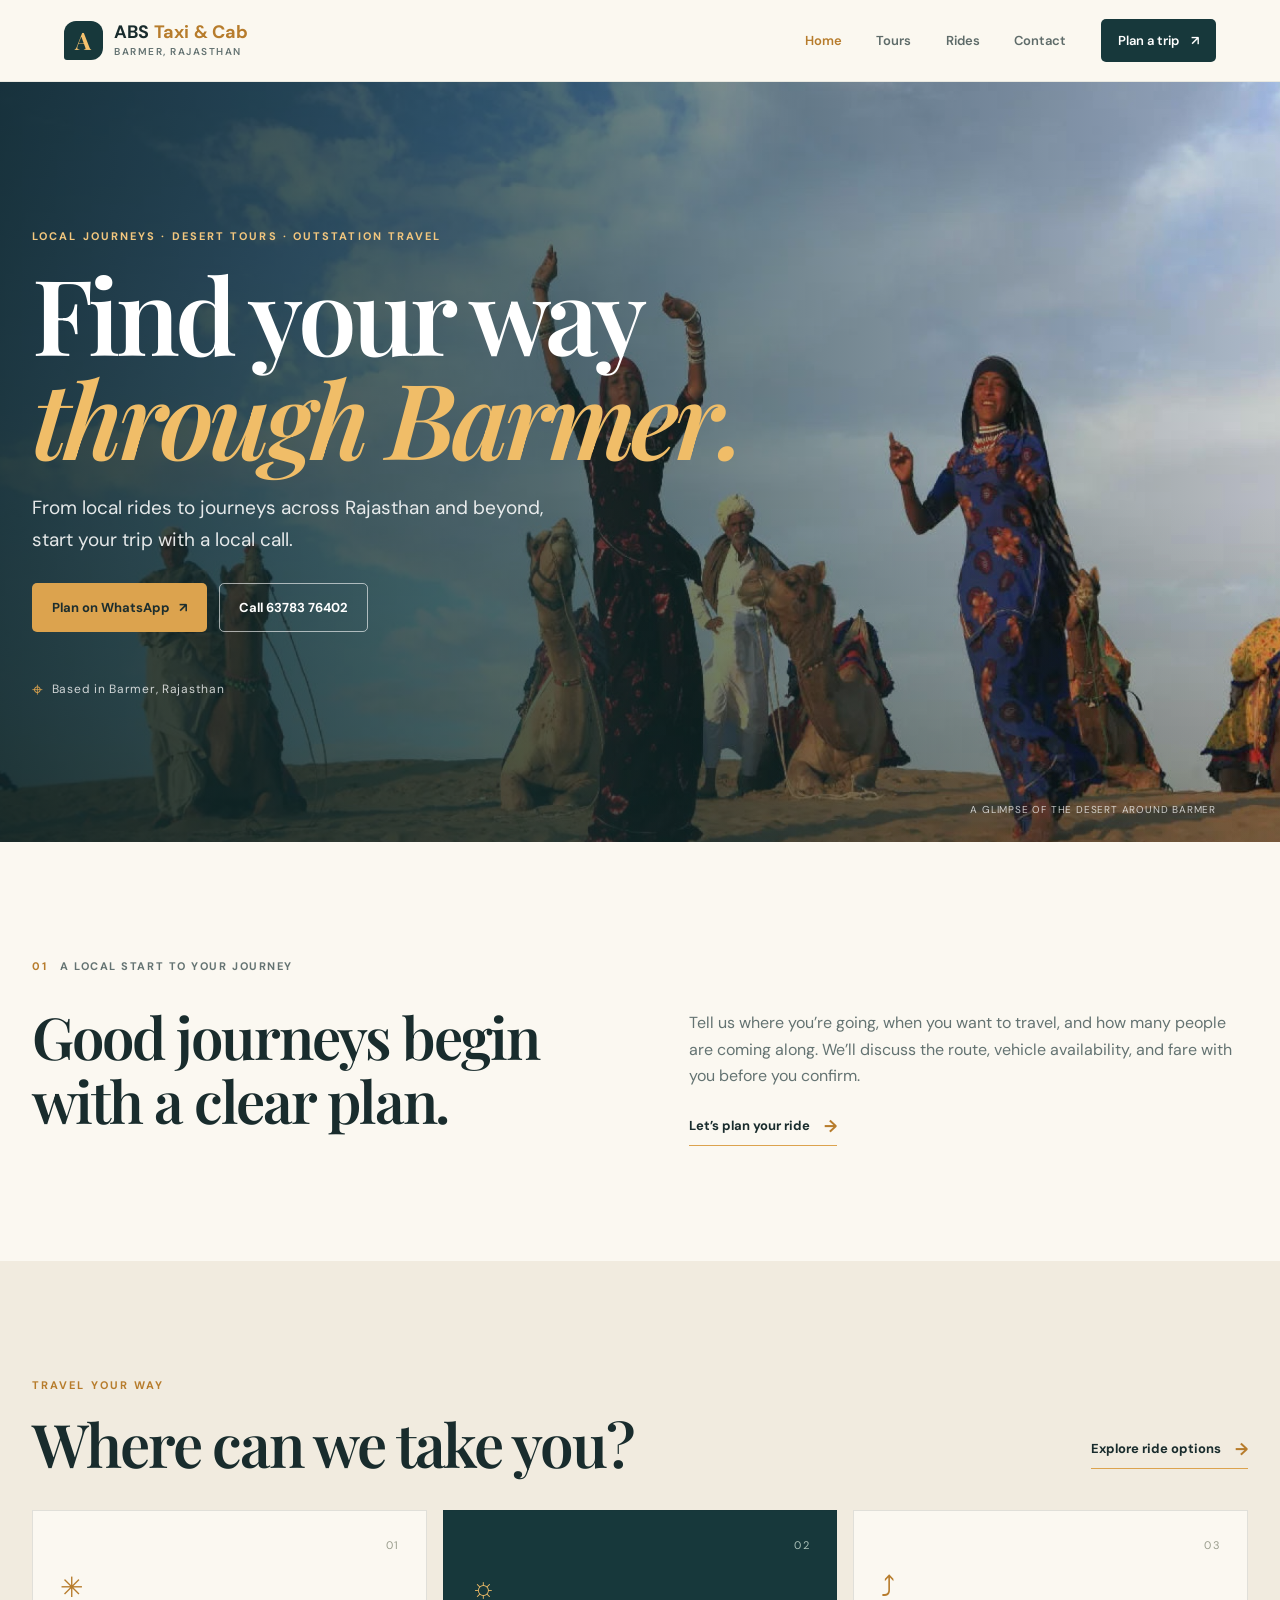
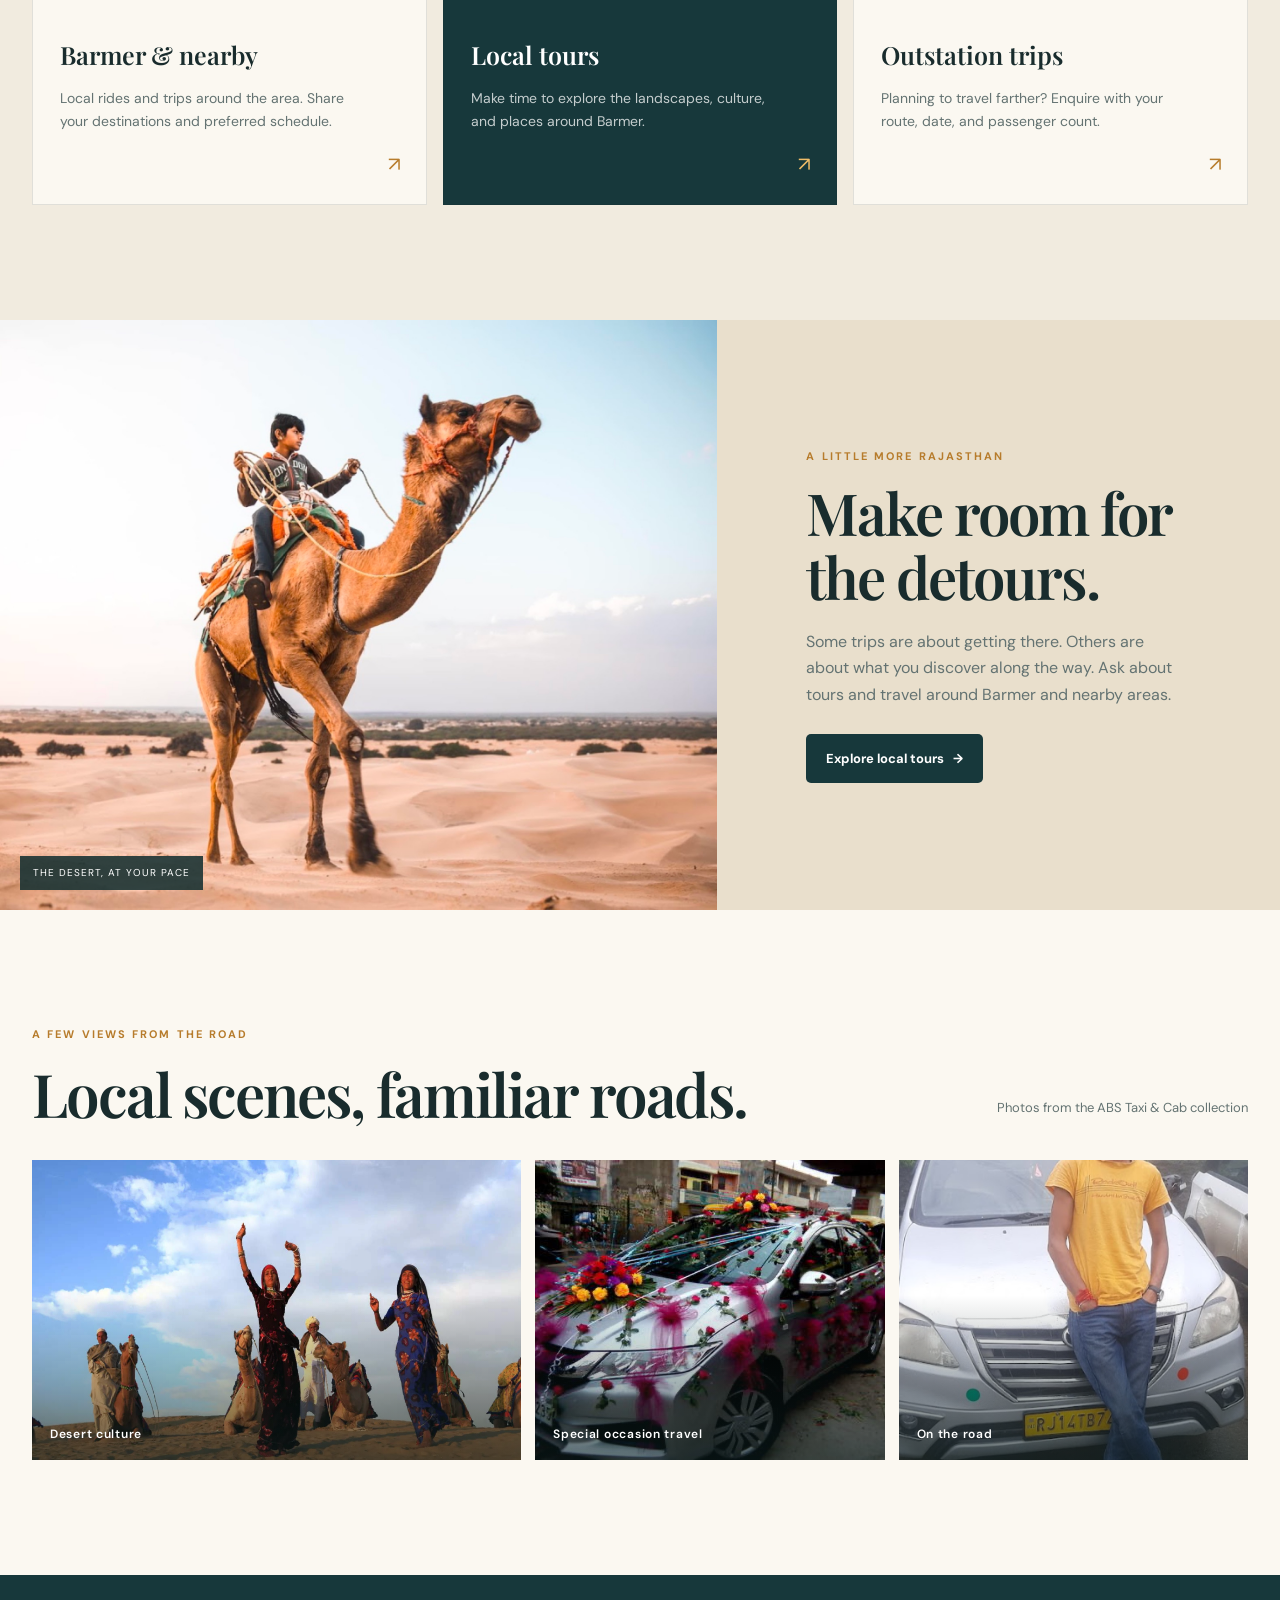
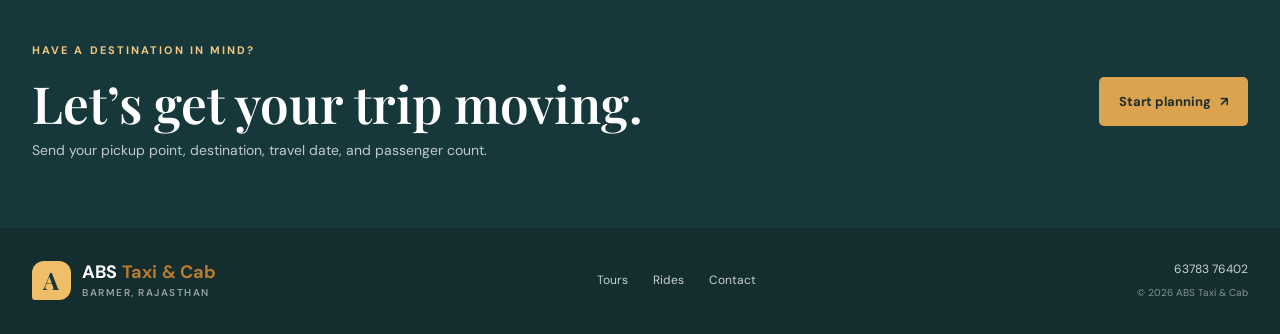
<file: index.html>
<!doctype html>
<html lang="en">
<head>
  <meta charset="utf-8">
  <meta name="viewport" content="width=device-width, initial-scale=1">
  <meta name="theme-color" content="#17383b">
  <meta name="description" content="ABS Taxi & Cab offers local rides, tours around Barmer and nearby areas, and outstation journeys from Barmer, Rajasthan.">
  <title>ABS Taxi &amp; Cab | Barmer, Rajasthan</title>
  <link rel="stylesheet" href="css/style.css">
  <script src="js/site.js" defer></script>
</head>
<body>
  <a class="skip-link" href="#main">Skip to content</a>
  <header class="header">
    <a class="brand" href="index.html" aria-label="ABS Taxi and Cab home"><span class="brand-mark">A</span><span>ABS <b>Taxi &amp; Cab</b><small>Barmer, Rajasthan</small></span></a>
    <button class="menu-toggle" aria-expanded="false" aria-controls="site-nav" aria-label="Open menu"><span></span><span></span></button>
    <nav class="nav" id="site-nav" aria-label="Main navigation">
      <a class="active" href="index.html">Home</a><a href="tours.html">Tours</a><a href="rides.html">Rides</a><a href="contact.html">Contact</a>
      <a class="nav-cta" href="https://wa.me/916378376402?text=Hello%20ABS%20Taxi%20%26%20Cab%2C%20I%27d%20like%20to%20plan%20a%20trip." target="_blank" rel="noopener">Plan a trip <span>↗</span></a>
    </nav>
  </header>

  <main id="main">
    <section class="hero">
      <div class="hero-photo" role="img" aria-label="Traditional folk dancers and camels in the Barmer desert"></div>
      <div class="hero-shade"></div>
      <div class="hero-content wrap">
        <p class="eyebrow light">Local journeys · Desert tours · Outstation travel</p>
        <h1>Find your way<br><em>through Barmer.</em></h1>
        <p class="hero-copy">From local rides to journeys across Rajasthan and beyond, start your trip with a local call.</p>
        <div class="button-row"><a class="button button-gold" href="https://wa.me/916378376402?text=Hello%20ABS%20Taxi%20%26%20Cab%2C%20I%27d%20like%20to%20plan%20a%20trip." target="_blank" rel="noopener">Plan on WhatsApp <span>↗</span></a><a class="button button-ghost" href="tel:+916378376402">Call 63783 76402</a></div>
        <div class="hero-location"><span class="pin">⌖</span> Based in Barmer, Rajasthan</div>
      </div>
      <div class="hero-caption">A glimpse of the desert around Barmer</div>
    </section>

    <section class="intro-section wrap section-space">
      <div class="intro-kicker"><span>01</span> A local start to your journey</div>
      <div class="intro-grid"><h2>Good journeys begin<br>with a clear plan.</h2><div><p>Tell us where you’re going, when you want to travel, and how many people are coming along. We’ll discuss the route, vehicle availability, and fare with you before you confirm.</p><a class="text-link" href="contact.html">Let’s plan your ride <span>→</span></a></div></div>
    </section>

    <section class="services-section section-space">
      <div class="wrap">
        <div class="section-heading"><div><p class="eyebrow">Travel your way</p><h2>Where can we take you?</h2></div><a class="text-link" href="rides.html">Explore ride options <span>→</span></a></div>
        <div class="service-grid">
          <a class="service-card" href="tours.html"><span class="service-number">01</span><span class="service-icon">✳</span><h3>Barmer &amp; nearby</h3><p>Local rides and trips around the area. Share your destinations and preferred schedule.</p><span class="card-arrow">↗</span></a>
          <a class="service-card service-card-dark" href="tours.html#desert"><span class="service-number">02</span><span class="service-icon">☼</span><h3>Local tours</h3><p>Make time to explore the landscapes, culture, and places around Barmer.</p><span class="card-arrow">↗</span></a>
          <a class="service-card" href="rides.html#outstation"><span class="service-number">03</span><span class="service-icon">⤴</span><h3>Outstation trips</h3><p>Planning to travel farther? Enquire with your route, date, and passenger count.</p><span class="card-arrow">↗</span></a>
        </div>
      </div>
    </section>

    <section class="story-section">
      <div class="story-image"><img src="assets/camel-ride.jpg" alt="A camel and rider in the Rajasthan desert" loading="lazy"><span class="image-label">The desert, at your pace</span></div>
      <div class="story-copy"><p class="eyebrow">A little more Rajasthan</p><h2>Make room for<br>the detours.</h2><p>Some trips are about getting there. Others are about what you discover along the way. Ask about tours and travel around Barmer and nearby areas.</p><a class="button button-dark" href="tours.html">Explore local tours <span>→</span></a></div>
    </section>

    <section class="gallery-section section-space wrap">
      <div class="section-heading"><div><p class="eyebrow">A few views from the road</p><h2>Local scenes, familiar roads.</h2></div><p class="heading-note">Photos from the ABS Taxi &amp; Cab collection</p></div>
      <div class="home-gallery"><figure class="gallery-large"><img src="assets/desert-festival.jpg" alt="Traditional dancers and camels in the desert" loading="lazy"><figcaption>Desert culture</figcaption></figure><figure><img src="assets/decorated-car.jpg" alt="A decorated car for a special occasion" loading="lazy"><figcaption>Special occasion travel</figcaption></figure><figure><img src="assets/sedan-ride.jpg" alt="A car ready for a journey" loading="lazy"><figcaption>On the road</figcaption></figure></div>
    </section>

    <section class="booking-strip"><div class="wrap booking-inner"><div><p class="eyebrow light">Have a destination in mind?</p><h2>Let’s get your trip moving.</h2><p>Send your pickup point, destination, travel date, and passenger count.</p></div><a class="button button-gold" href="contact.html">Start planning <span>↗</span></a></div></section>
  </main>

  <footer class="footer"><div class="wrap footer-inner"><a class="brand footer-brand" href="index.html"><span class="brand-mark">A</span><span>ABS <b>Taxi &amp; Cab</b><small>Barmer, Rajasthan</small></span></a><div class="footer-links"><a href="tours.html">Tours</a><a href="rides.html">Rides</a><a href="contact.html">Contact</a></div><div class="footer-contact"><a href="tel:+916378376402">63783 76402</a><span>© <span data-year></span> ABS Taxi &amp; Cab</span></div></div></footer>
</body>
</html>
</file>
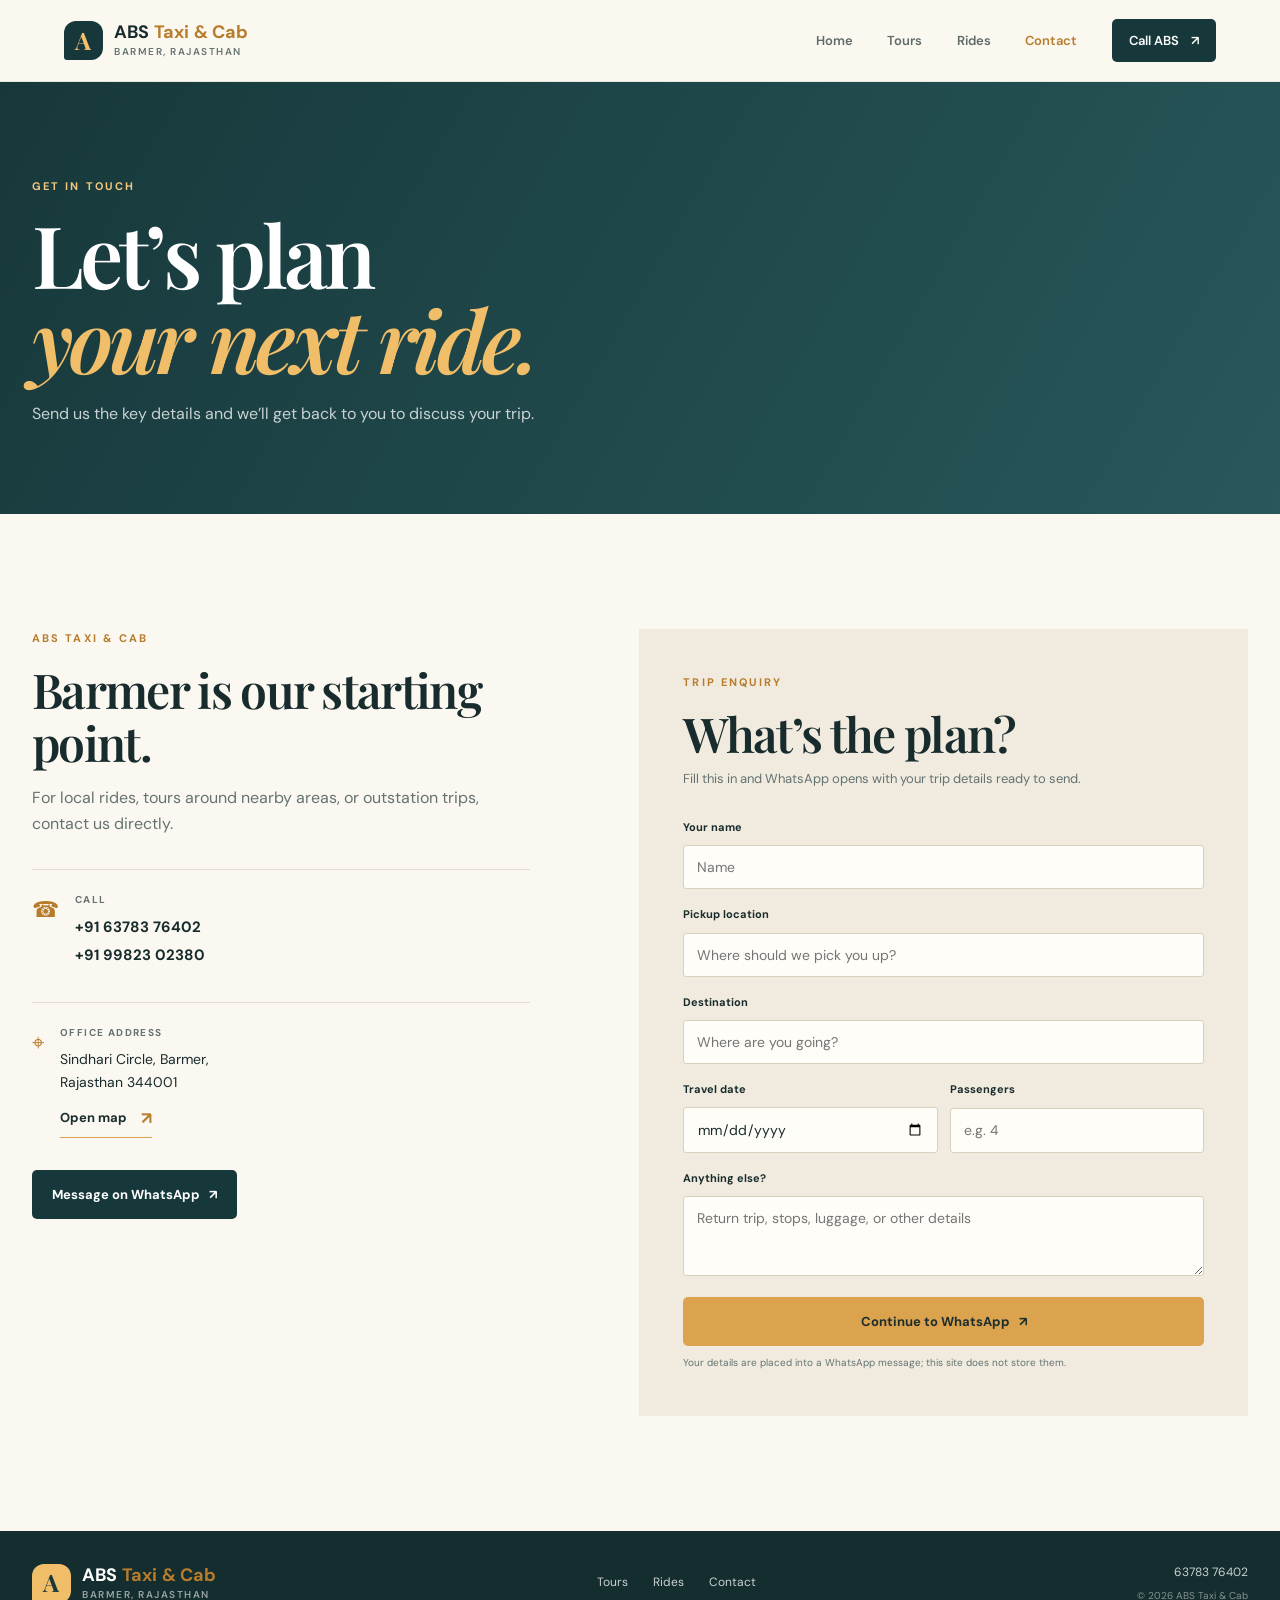
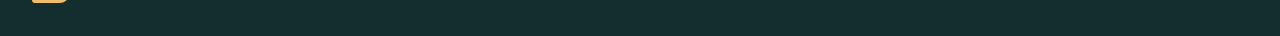
<file: contact.html>
<!doctype html>
<html lang="en">
<head><meta charset="utf-8"><meta name="viewport" content="width=device-width, initial-scale=1"><meta name="theme-color" content="#17383b"><meta name="description" content="Contact ABS Taxi & Cab in Barmer, Rajasthan, to enquire about local travel, tours, and outstation trips."><title>Contact | ABS Taxi &amp; Cab</title><link rel="stylesheet" href="css/style.css"><script src="js/site.js" defer></script></head>
<body><a class="skip-link" href="#main">Skip to content</a>
  <header class="header"><a class="brand" href="index.html" aria-label="ABS Taxi and Cab home"><span class="brand-mark">A</span><span>ABS <b>Taxi &amp; Cab</b><small>Barmer, Rajasthan</small></span></a><button class="menu-toggle" aria-expanded="false" aria-controls="site-nav" aria-label="Open menu"><span></span><span></span></button><nav class="nav" id="site-nav" aria-label="Main navigation"><a href="index.html">Home</a><a href="tours.html">Tours</a><a href="rides.html">Rides</a><a class="active" href="contact.html">Contact</a><a class="nav-cta" href="tel:+916378376402">Call ABS <span>↗</span></a></nav></header>
  <main id="main">
    <section class="contact-hero"><div class="wrap"><p class="eyebrow light">Get in touch</p><h1>Let’s plan<br><em>your next ride.</em></h1><p>Send us the key details and we’ll get back to you to discuss your trip.</p></div></section>
    <section class="wrap contact-layout section-space">
      <div class="contact-details"><p class="eyebrow">ABS Taxi &amp; Cab</p><h2>Barmer is our starting point.</h2><p class="muted">For local rides, tours around nearby areas, or outstation trips, contact us directly.</p>
        <div class="contact-method"><span class="method-icon">☎</span><div><small>Call</small><a href="tel:+916378376402">+91 63783 76402</a><a href="tel:+919982302380">+91 99823 02380</a></div></div>
        <div class="contact-method"><span class="method-icon">⌖</span><div><small>Office address</small><p>Sindhari Circle, Barmer,<br>Rajasthan 344001</p><a class="text-link" href="https://maps.google.com/?q=Sindhari+Circle+Barmer+Rajasthan+344001" target="_blank" rel="noopener">Open map <span>↗</span></a></div></div>
        <a class="button button-dark" href="https://wa.me/916378376402?text=Hello%20ABS%20Taxi%20%26%20Cab%2C%20I%27d%20like%20to%20plan%20a%20trip." target="_blank" rel="noopener">Message on WhatsApp <span>↗</span></a>
      </div>
      <div class="request-card"><p class="eyebrow">Trip enquiry</p><h2>What’s the plan?</h2><p class="muted">Fill this in and WhatsApp opens with your trip details ready to send.</p>
        <form id="trip-form">
          <label for="name">Your name</label><input id="name" name="name" autocomplete="name" placeholder="Name">
          <label for="pickup">Pickup location</label><input id="pickup" name="pickup" required placeholder="Where should we pick you up?">
          <label for="destination">Destination</label><input id="destination" name="destination" required placeholder="Where are you going?">
          <div class="form-row"><div><label for="date">Travel date</label><input id="date" name="date" type="date"></div><div><label for="passengers">Passengers</label><input id="passengers" name="passengers" type="number" min="1" max="20" placeholder="e.g. 4"></div></div>
          <label for="notes">Anything else?</label><textarea id="notes" name="notes" rows="3" placeholder="Return trip, stops, luggage, or other details"></textarea>
          <button class="button button-gold form-submit" type="submit">Continue to WhatsApp <span>↗</span></button>
          <p class="form-note" id="form-note" aria-live="polite">Your details are placed into a WhatsApp message; this site does not store them.</p>
        </form>
      </div>
    </section>
  </main>
  <footer class="footer"><div class="wrap footer-inner"><a class="brand footer-brand" href="index.html"><span class="brand-mark">A</span><span>ABS <b>Taxi &amp; Cab</b><small>Barmer, Rajasthan</small></span></a><div class="footer-links"><a href="tours.html">Tours</a><a href="rides.html">Rides</a><a href="contact.html">Contact</a></div><div class="footer-contact"><a href="tel:+916378376402">63783 76402</a><span>© <span data-year></span> ABS Taxi &amp; Cab</span></div></div></footer>
</body></html>
</file>
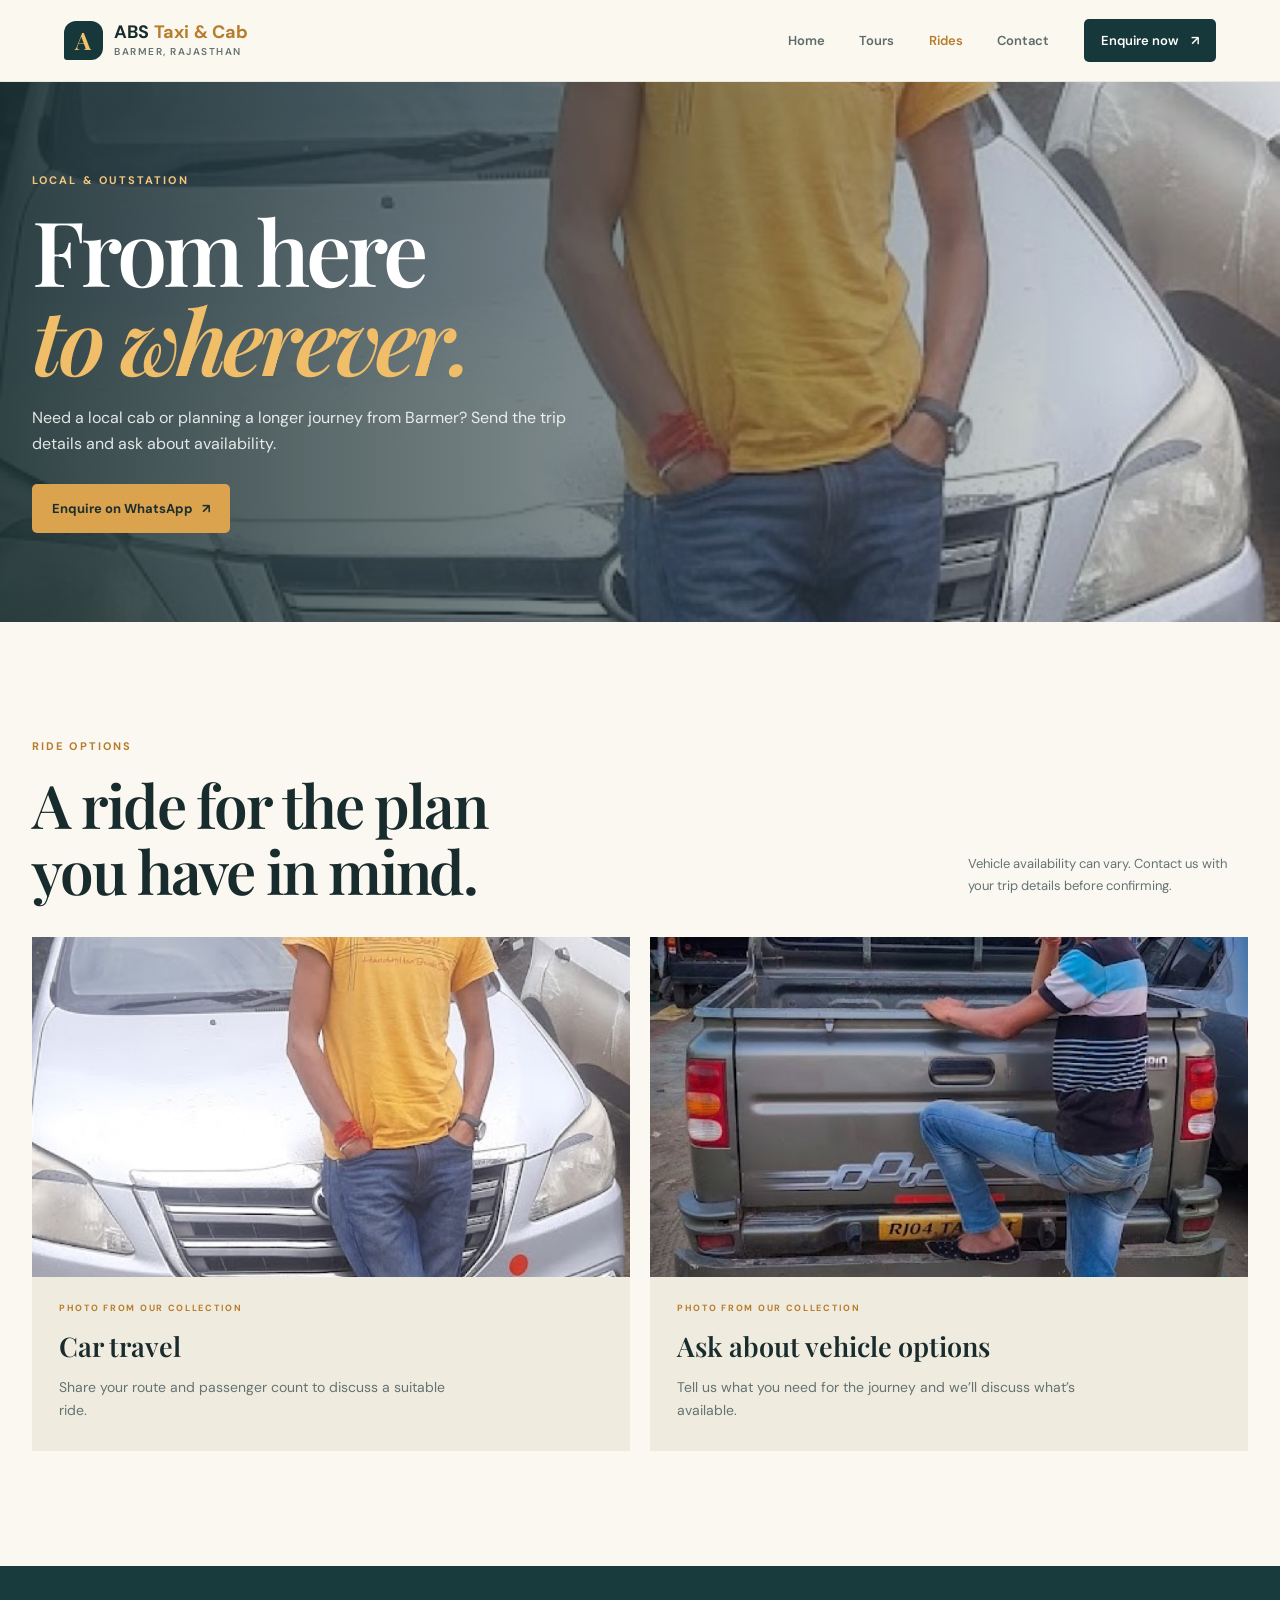
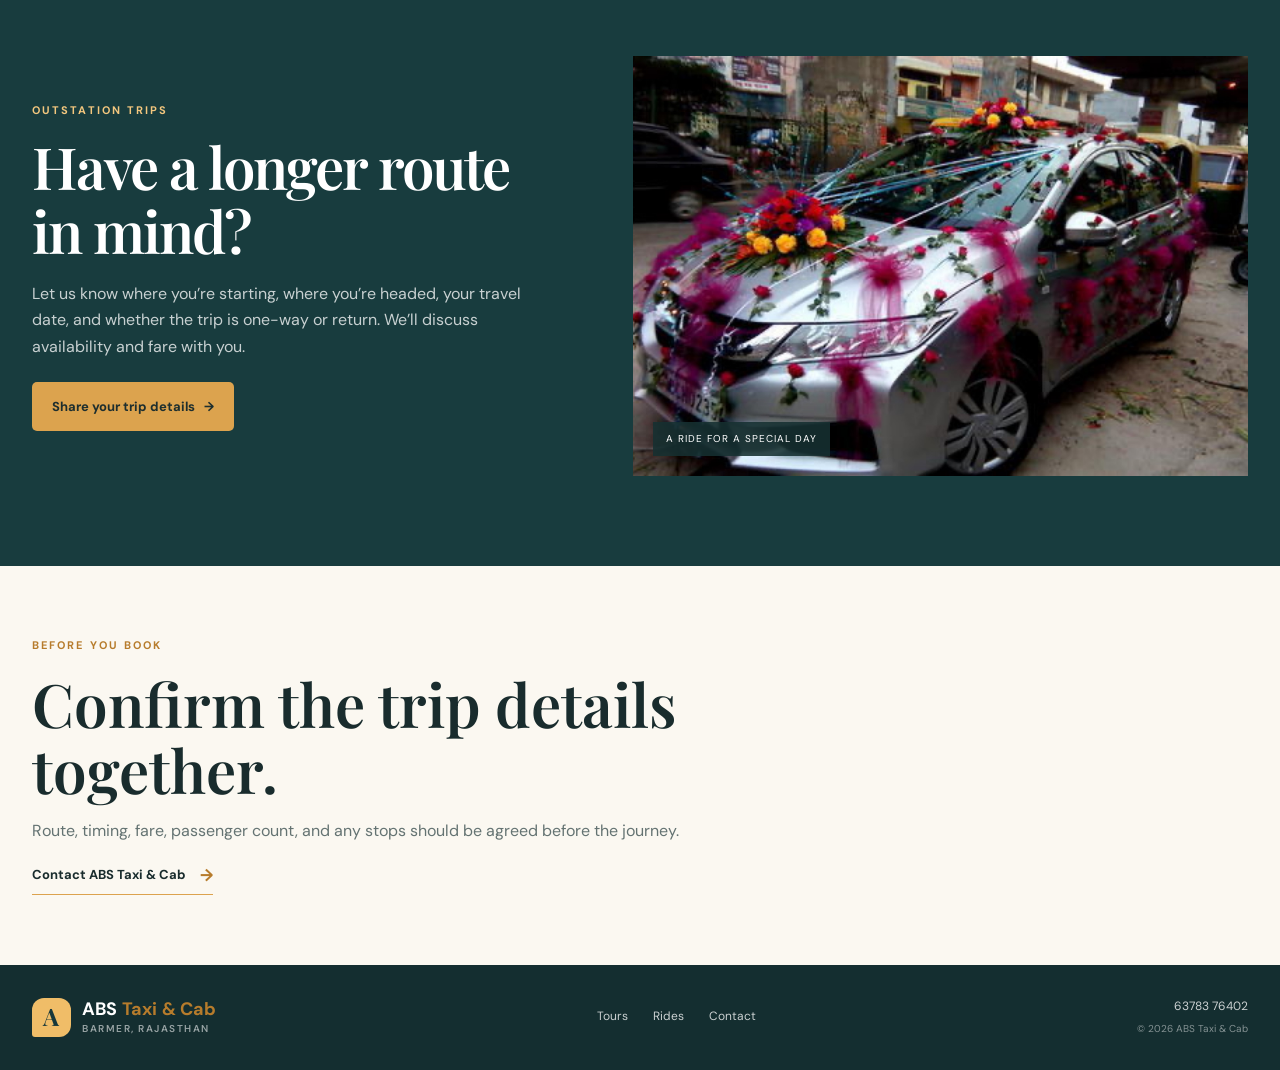
<file: rides.html>
<!doctype html>
<html lang="en">
<head><meta charset="utf-8"><meta name="viewport" content="width=device-width, initial-scale=1"><meta name="theme-color" content="#17383b"><meta name="description" content="Ask ABS Taxi & Cab about local rides from Barmer and outstation trips. Confirm route, vehicle availability, and fare before booking."><title>Rides &amp; Outstation | ABS Taxi &amp; Cab</title><link rel="stylesheet" href="css/style.css"><script src="js/site.js" defer></script></head>
<body><a class="skip-link" href="#main">Skip to content</a>
  <header class="header"><a class="brand" href="index.html" aria-label="ABS Taxi and Cab home"><span class="brand-mark">A</span><span>ABS <b>Taxi &amp; Cab</b><small>Barmer, Rajasthan</small></span></a><button class="menu-toggle" aria-expanded="false" aria-controls="site-nav" aria-label="Open menu"><span></span><span></span></button><nav class="nav" id="site-nav" aria-label="Main navigation"><a href="index.html">Home</a><a href="tours.html">Tours</a><a class="active" href="rides.html">Rides</a><a href="contact.html">Contact</a><a class="nav-cta" href="https://wa.me/916378376402?text=Hello%20ABS%20Taxi%20%26%20Cab%2C%20I%27d%20like%20to%20ask%20about%20a%20ride." target="_blank" rel="noopener">Enquire now <span>↗</span></a></nav></header>
  <main id="main">
    <section class="page-hero ride-hero"><div class="page-hero-photo" role="img" aria-label="Car ready for a journey"></div><div class="page-hero-shade"></div><div class="wrap page-hero-content"><p class="eyebrow light">Local &amp; outstation</p><h1>From here<br><em>to wherever.</em></h1><p>Need a local cab or planning a longer journey from Barmer? Send the trip details and ask about availability.</p><a class="button button-gold" href="https://wa.me/916378376402?text=Hello%20ABS%20Taxi%20%26%20Cab%2C%20I%27d%20like%20to%20ask%20about%20an%20outstation%20trip." target="_blank" rel="noopener">Enquire on WhatsApp <span>↗</span></a></div></section>
    <section class="wrap section-space"><div class="section-heading"><div><p class="eyebrow">Ride options</p><h2>A ride for the plan<br>you have in mind.</h2></div><p class="heading-note">Vehicle availability can vary. Contact us with your trip details before confirming.</p></div><div class="vehicle-grid"><article class="vehicle-card"><img src="assets/sedan-ride.jpg" alt="Sedan shown with a driver" loading="lazy"><div><p class="eyebrow">Photo from our collection</p><h3>Car travel</h3><p>Share your route and passenger count to discuss a suitable ride.</p></div></article><article class="vehicle-card"><img src="assets/pickup-vehicle.jpg" alt="Pickup vehicle shown in Barmer" loading="lazy"><div><p class="eyebrow">Photo from our collection</p><h3>Ask about vehicle options</h3><p>Tell us what you need for the journey and we’ll discuss what’s available.</p></div></article></div></section>
    <section class="outstation-section" id="outstation"><div class="wrap outstation-grid"><div><p class="eyebrow light">Outstation trips</p><h2>Have a longer route<br>in mind?</h2><p>Let us know where you’re starting, where you’re headed, your travel date, and whether the trip is one-way or return. We’ll discuss availability and fare with you.</p><a class="button button-gold" href="contact.html">Share your trip details <span>→</span></a></div><div class="outstation-photo"><img src="assets/decorated-car.jpg" alt="Decorated car for a special occasion" loading="lazy"><span class="image-label">A ride for a special day</span></div></div></section>
    <section class="wrap section-space"><div class="section-head"><p class="eyebrow">Before you book</p><h2>Confirm the trip details together.</h2><p>Route, timing, fare, passenger count, and any stops should be agreed before the journey.</p></div><a class="text-link" href="contact.html">Contact ABS Taxi &amp; Cab <span>→</span></a></section>
  </main>
  <footer class="footer"><div class="wrap footer-inner"><a class="brand footer-brand" href="index.html"><span class="brand-mark">A</span><span>ABS <b>Taxi &amp; Cab</b><small>Barmer, Rajasthan</small></span></a><div class="footer-links"><a href="tours.html">Tours</a><a href="rides.html">Rides</a><a href="contact.html">Contact</a></div><div class="footer-contact"><a href="tel:+916378376402">63783 76402</a><span>© <span data-year></span> ABS Taxi &amp; Cab</span></div></div></footer>
</body></html>
</file>
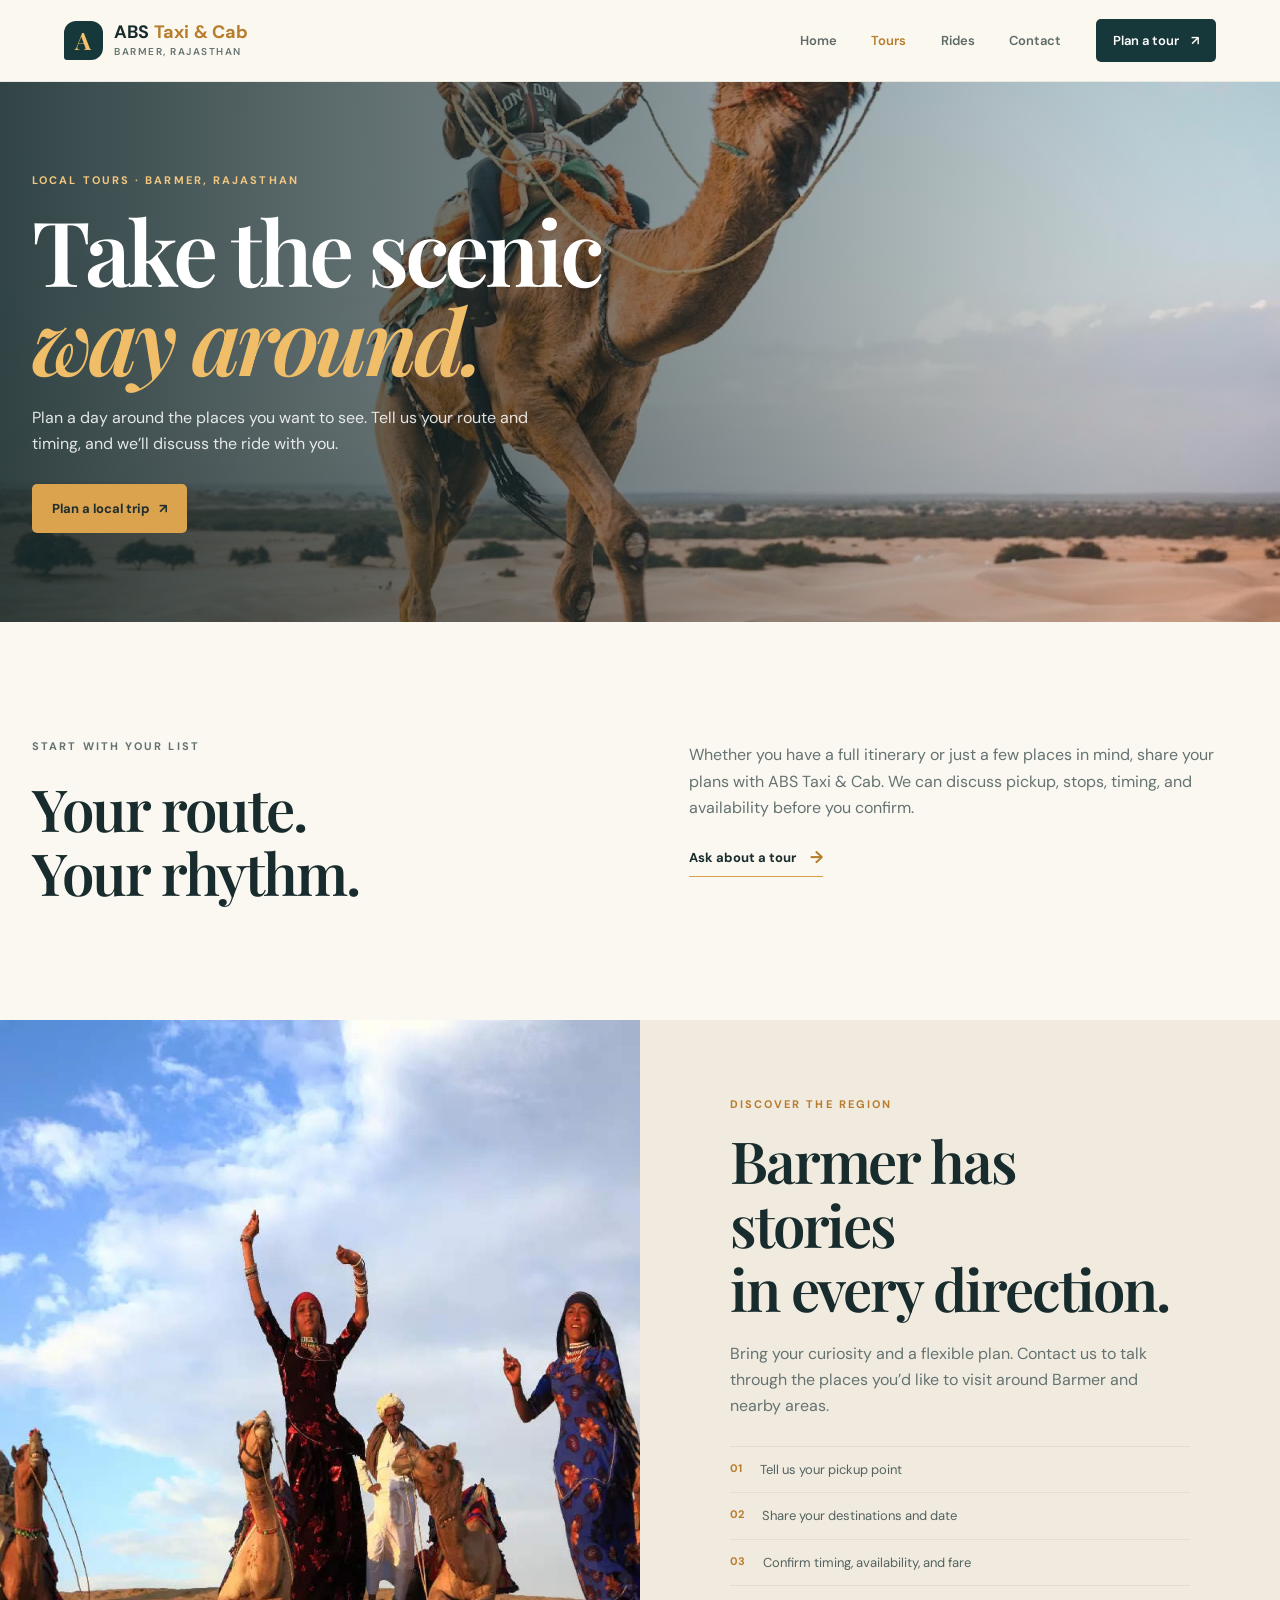
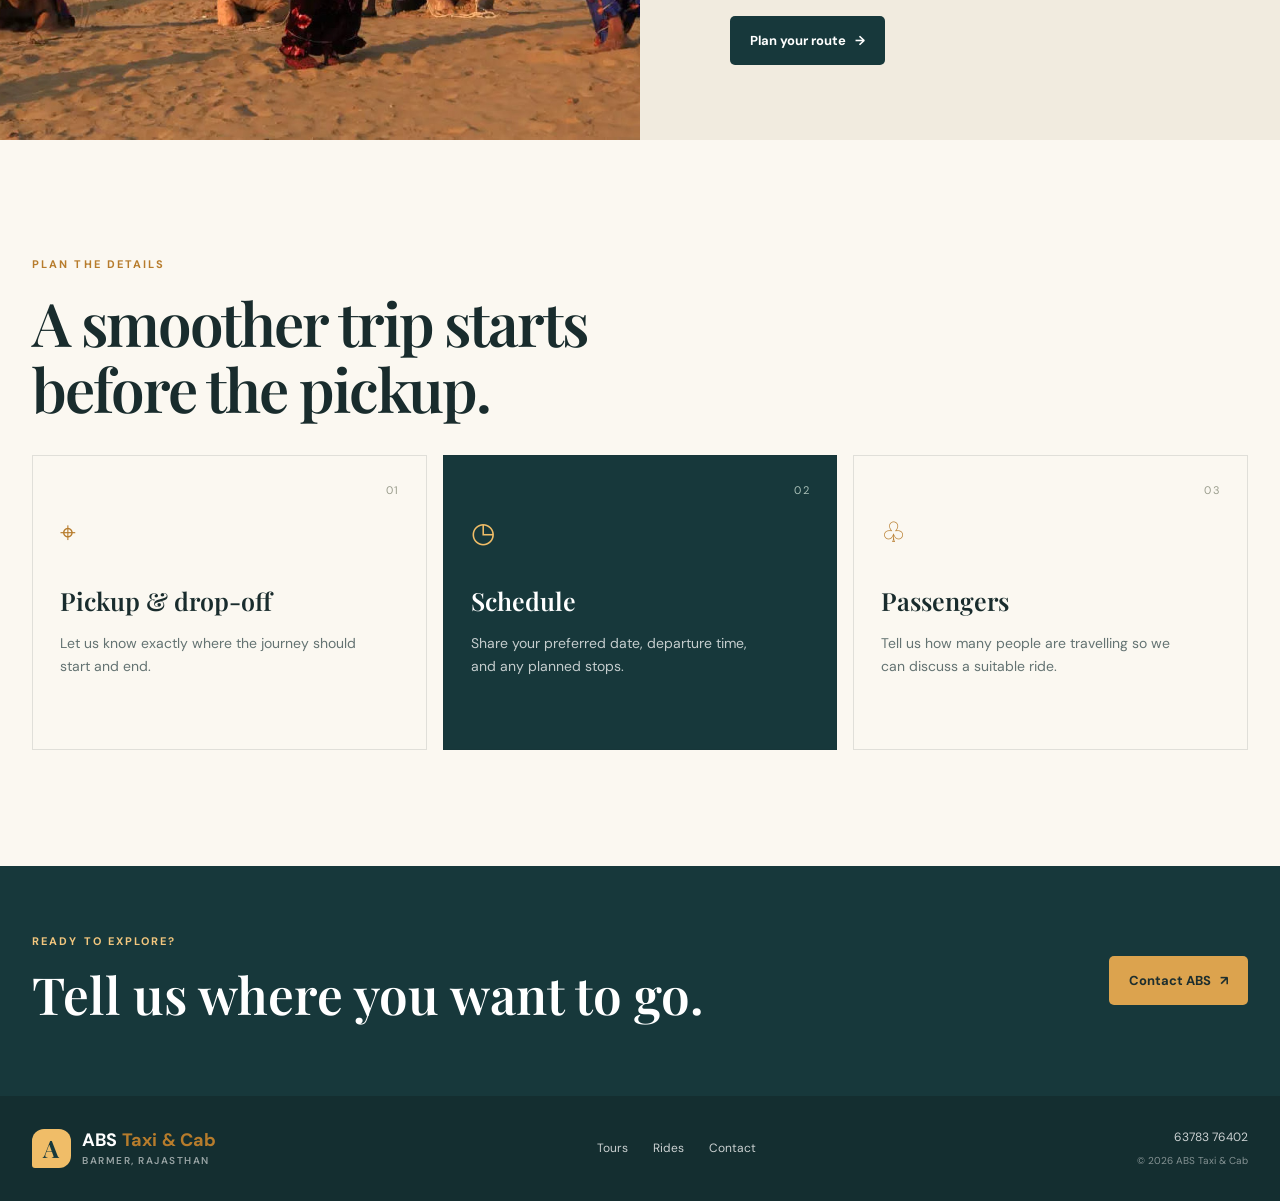
<file: tours.html>
<!doctype html>
<html lang="en">
<head>
  <meta charset="utf-8"><meta name="viewport" content="width=device-width, initial-scale=1"><meta name="theme-color" content="#17383b">
  <meta name="description" content="Plan a local tour around Barmer, Rajasthan, with ABS Taxi & Cab. Share your destinations and travel schedule to enquire.">
  <title>Local Tours | ABS Taxi &amp; Cab</title><link rel="stylesheet" href="css/style.css"><script src="js/site.js" defer></script>
</head>
<body><a class="skip-link" href="#main">Skip to content</a>
  <header class="header"><a class="brand" href="index.html" aria-label="ABS Taxi and Cab home"><span class="brand-mark">A</span><span>ABS <b>Taxi &amp; Cab</b><small>Barmer, Rajasthan</small></span></a><button class="menu-toggle" aria-expanded="false" aria-controls="site-nav" aria-label="Open menu"><span></span><span></span></button><nav class="nav" id="site-nav" aria-label="Main navigation"><a href="index.html">Home</a><a class="active" href="tours.html">Tours</a><a href="rides.html">Rides</a><a href="contact.html">Contact</a><a class="nav-cta" href="https://wa.me/916378376402?text=Hello%20ABS%20Taxi%20%26%20Cab%2C%20I%27d%20like%20to%20plan%20a%20tour." target="_blank" rel="noopener">Plan a tour <span>↗</span></a></nav></header>
  <main id="main">
    <section class="page-hero tour-hero"><div class="page-hero-photo" role="img" aria-label="Camel ride in the Rajasthan desert"></div><div class="page-hero-shade"></div><div class="wrap page-hero-content"><p class="eyebrow light">Local tours · Barmer, Rajasthan</p><h1>Take the scenic<br><em>way around.</em></h1><p>Plan a day around the places you want to see. Tell us your route and timing, and we’ll discuss the ride with you.</p><a class="button button-gold" href="contact.html">Plan a local trip <span>↗</span></a></div></section>
    <section class="wrap section-space"><div class="intro-grid"><div><p class="eyebrow">Start with your list</p><h2>Your route.<br>Your rhythm.</h2></div><div><p>Whether you have a full itinerary or just a few places in mind, share your plans with ABS Taxi &amp; Cab. We can discuss pickup, stops, timing, and availability before you confirm.</p><a class="text-link" href="https://wa.me/916378376402?text=Hello%20ABS%20Taxi%20%26%20Cab%2C%20I%27d%20like%20to%20ask%20about%20a%20local%20tour%20from%20Barmer." target="_blank" rel="noopener">Ask about a tour <span>→</span></a></div></div></section>
    <section class="tour-feature" id="desert"><div class="tour-feature-image"><img src="assets/desert-festival.jpg" alt="Traditional folk dancers and camels in the desert" loading="lazy"></div><div class="tour-feature-copy"><p class="eyebrow">Discover the region</p><h2>Barmer has stories<br>in every direction.</h2><p>Bring your curiosity and a flexible plan. Contact us to talk through the places you’d like to visit around Barmer and nearby areas.</p><ul class="detail-list"><li><span>01</span> Tell us your pickup point</li><li><span>02</span> Share your destinations and date</li><li><span>03</span> Confirm timing, availability, and fare</li></ul><a class="button button-dark" href="contact.html">Plan your route <span>→</span></a></div></section>
    <section class="wrap section-space"><div class="section-heading"><div><p class="eyebrow">Plan the details</p><h2>A smoother trip starts<br>before the pickup.</h2></div></div><div class="service-grid"><article class="service-card"><span class="service-number">01</span><span class="service-icon">⌖</span><h3>Pickup &amp; drop-off</h3><p>Let us know exactly where the journey should start and end.</p></article><article class="service-card service-card-dark"><span class="service-number">02</span><span class="service-icon">◷</span><h3>Schedule</h3><p>Share your preferred date, departure time, and any planned stops.</p></article><article class="service-card"><span class="service-number">03</span><span class="service-icon">♧</span><h3>Passengers</h3><p>Tell us how many people are travelling so we can discuss a suitable ride.</p></article></div></section>
    <section class="booking-strip"><div class="wrap booking-inner"><div><p class="eyebrow light">Ready to explore?</p><h2>Tell us where you want to go.</h2></div><a class="button button-gold" href="contact.html">Contact ABS <span>↗</span></a></div></section>
  </main>
  <footer class="footer"><div class="wrap footer-inner"><a class="brand footer-brand" href="index.html"><span class="brand-mark">A</span><span>ABS <b>Taxi &amp; Cab</b><small>Barmer, Rajasthan</small></span></a><div class="footer-links"><a href="tours.html">Tours</a><a href="rides.html">Rides</a><a href="contact.html">Contact</a></div><div class="footer-contact"><a href="tel:+916378376402">63783 76402</a><span>© <span data-year></span> ABS Taxi &amp; Cab</span></div></div></footer>
</body></html>
</file>
<file: css/style.css>
@import url('https://fonts.googleapis.com/css2?family=DM+Sans:wght@400;500;600;700&family=Playfair+Display:ital,wght@0,600;0,700;1,600;1,700&display=swap');

:root{--ink:#192c2d;--muted:#647372;--paper:#fbf8f1;--sand:#f1ebdf;--gold:#dca34e;--gold-deep:#b77c2c;--teal:#17383b;--teal-2:#27585a;--line:#e5ddce;--serif:'Playfair Display',Georgia,serif;--sans:'DM Sans',Arial,sans-serif;--wrap:1240px}
*{box-sizing:border-box}
html{scroll-behavior:smooth;scroll-padding-top:88px}
body{margin:0;background:var(--paper);color:var(--ink);font:16px/1.65 var(--sans);-webkit-font-smoothing:antialiased}
img{display:block;max-width:100%}
a{color:inherit}
.wrap{width:min(calc(100% - 64px),var(--wrap));margin-inline:auto}
.skip-link{position:fixed;z-index:100;left:12px;top:-60px;background:#fff;padding:10px 16px;border-radius:6px}.skip-link:focus{top:12px}
.header{height:82px;position:relative;z-index:20;display:flex;align-items:center;justify-content:space-between;padding:0 clamp(24px,5vw,76px);background:rgba(251,248,241,.96);border-bottom:1px solid rgba(25,44,45,.08)}
.brand{display:flex;align-items:center;gap:11px;text-decoration:none;font-size:18px;font-weight:700;line-height:1.08;letter-spacing:.01em}.brand b{color:var(--gold-deep)}.brand small{display:block;margin-top:5px;color:var(--muted);font-size:10px;font-weight:600;letter-spacing:.15em;text-transform:uppercase}
.brand-mark{display:grid;width:39px;height:39px;place-items:center;border-radius:12px 12px 12px 3px;background:var(--teal);color:#f5c16d;font-family:var(--serif);font-size:24px;font-weight:700}
.nav{display:flex;align-items:center;gap:clamp(18px,2.7vw,38px);font-size:13px;font-weight:600}.nav>a:not(.nav-cta){color:#5e6b69;text-decoration:none;transition:color .2s}.nav>a:not(.nav-cta):hover,.nav>a.active{color:var(--gold-deep)}
.nav-cta{padding:11px 17px;border-radius:5px;background:var(--teal);color:white;text-decoration:none}.nav-cta span,.button span{margin-left:9px}
.menu-toggle{display:none}
.hero{position:relative;display:flex;min-height:min(760px,calc(100svh - 82px));align-items:center;overflow:hidden;background:#244447;color:white}.hero-photo,.hero-shade{position:absolute;inset:0}.hero-photo{background:url('../assets/desert-festival.jpg') center 43%/cover no-repeat;transform:scale(1.02)}.hero-shade{background:linear-gradient(90deg,rgba(14,37,39,.88) 0%,rgba(19,47,48,.68) 43%,rgba(20,42,43,.13) 100%),linear-gradient(0deg,rgba(13,31,32,.25),transparent 45%)}
.hero-content{position:relative;z-index:1;padding-block:100px 92px}.eyebrow{margin:0 0 16px;color:var(--gold-deep);font-size:11px;font-weight:700;letter-spacing:.19em;text-transform:uppercase}.eyebrow.light{color:#f3c77e}.hero h1,.page-hero h1,.contact-hero h1{margin:0;font-family:var(--serif);font-size:clamp(54px,8.2vw,108px);font-weight:600;line-height:.99;letter-spacing:-.045em}.hero h1 em,.page-hero h1 em,.contact-hero h1 em{color:#f0bd68;font-weight:600}.hero-copy{max-width:535px;margin:24px 0 28px;color:rgba(255,255,255,.88);font-size:clamp(16px,1.5vw,19px)}
.button-row{display:flex;flex-wrap:wrap;gap:12px}.button{display:inline-flex;min-height:49px;align-items:center;justify-content:center;padding:12px 19px;border:1px solid transparent;border-radius:5px;font:700 13px var(--sans);text-decoration:none;transition:transform .18s,background .18s,border .18s}.button:hover{transform:translateY(-2px)}.button-gold{background:var(--gold);color:#1d2e2e}.button-gold:hover{background:#edb75e}.button-ghost{border-color:rgba(255,255,255,.6);color:#fff}.button-ghost:hover{background:rgba(255,255,255,.12)}.button-dark{background:var(--teal);color:#fff}.button-dark:hover{background:#245255}
.hero-location{display:flex;align-items:center;gap:8px;margin-top:42px;color:rgba(255,255,255,.78);font-size:12px;letter-spacing:.06em}.pin{color:var(--gold);font-size:19px}.hero-caption{position:absolute;right:clamp(24px,5vw,76px);bottom:24px;color:rgba(255,255,255,.74);font-size:10px;letter-spacing:.08em;text-transform:uppercase}
.section-space{padding-block:clamp(70px,9vw,128px)}.intro-kicker{display:flex;align-items:center;gap:13px;margin-bottom:30px;color:var(--muted);font-size:11px;font-weight:700;letter-spacing:.14em;text-transform:uppercase}.intro-kicker span{color:var(--gold-deep)}.intro-grid{display:grid;grid-template-columns:1fr 1fr;gap:8%;align-items:start}.intro-grid h2,.section-heading h2,.story-copy h2,.tour-feature-copy h2,.outstation-grid h2,.contact-details h2,.request-card h2{margin:0;font-family:var(--serif);font-size:clamp(34px,4.6vw,58px);font-weight:600;line-height:1.1;letter-spacing:-.035em}.intro-grid>div:last-child{max-width:550px;padding-top:5px}.intro-grid p,.story-copy>p:not(.eyebrow),.tour-feature-copy>p:not(.eyebrow),.outstation-grid>div:first-child>p:not(.eyebrow){margin:0 0 22px;color:var(--muted)}.text-link{display:inline-flex;gap:14px;align-items:center;padding-bottom:5px;border-bottom:1px solid var(--gold);color:var(--ink);font-size:13px;font-weight:700;text-decoration:none}.text-link span{color:var(--gold-deep);font-size:17px;transition:transform .2s}.text-link:hover span{transform:translateX(4px)}
.services-section{background:var(--sand)}.section-heading{display:flex;align-items:end;justify-content:space-between;gap:24px;margin-bottom:34px}.section-heading h2{font-size:clamp(36px,5vw,60px)}.section-heading .text-link{flex-shrink:0;margin-bottom:7px}.service-grid{display:grid;grid-template-columns:repeat(3,minmax(0,1fr));gap:16px}.service-card{position:relative;min-height:295px;padding:28px 27px;border:1px solid rgba(25,44,45,.12);background:var(--paper);text-decoration:none;transition:transform .2s,box-shadow .2s}.service-card:hover{transform:translateY(-5px);box-shadow:0 18px 40px rgba(25,44,45,.1)}.service-card-dark{background:var(--teal);color:#fff}.service-number{position:absolute;top:25px;right:26px;color:#9a9d8d;font-size:11px;letter-spacing:.13em}.service-card-dark .service-number{color:#aac0b8}.service-icon{display:block;margin:26px 0 23px;color:var(--gold-deep);font-size:28px}.service-card-dark .service-icon{color:#f0bd68}.service-card h3{margin:0 0 11px;font-family:var(--serif);font-size:25px;font-weight:600}.service-card p{max-width:300px;margin:0;color:var(--muted);font-size:14px}.service-card-dark p{color:rgba(255,255,255,.75)}.card-arrow{position:absolute;right:25px;bottom:23px;color:var(--gold-deep);font-size:20px}.service-card-dark .card-arrow{color:#f0bd68}
.story-section{display:grid;grid-template-columns:1.12fr .88fr;min-height:590px;background:#e9dfcc}.story-image{position:relative;min-height:500px;overflow:hidden}.story-image img{width:100%;height:100%;position:absolute;inset:0;object-fit:cover}.image-label{position:absolute;left:20px;bottom:20px;padding:9px 13px;background:rgba(22,48,49,.88);color:white;font-size:10px;letter-spacing:.1em;text-transform:uppercase}.story-copy{align-self:center;max-width:570px;padding:72px clamp(34px,7vw,112px)}.story-copy h2,.tour-feature-copy h2{margin-bottom:20px}.story-copy>p:not(.eyebrow){margin-bottom:26px}.gallery-section{padding-bottom:clamp(70px,9vw,120px)}.heading-note{max-width:280px;margin:0 0 7px;color:var(--muted);font-size:13px}.home-gallery{display:grid;grid-template-columns:1.4fr 1fr 1fr;gap:14px}.home-gallery figure{position:relative;height:300px;margin:0;overflow:hidden;background:#ddd}.home-gallery figure::after{position:absolute;inset:45% 0 0;content:"";background:linear-gradient(transparent,rgba(11,28,28,.62))}.home-gallery img{width:100%;height:100%;object-fit:cover;transition:transform .5s}.home-gallery figure:hover img{transform:scale(1.04)}.home-gallery figcaption{position:absolute;z-index:1;left:18px;bottom:15px;color:#fff;font-size:12px;font-weight:600;letter-spacing:.06em}
.booking-strip{padding:66px 0;background:var(--teal);color:#fff}.booking-inner{display:flex;align-items:center;justify-content:space-between;gap:30px}.booking-inner h2{margin:0 0 8px;font-family:var(--serif);font-size:clamp(34px,4vw,52px);font-weight:600;line-height:1.1}.booking-inner p:not(.eyebrow){margin:0;color:rgba(255,255,255,.73);font-size:14px}
.footer{padding:32px 0;background:#142e30;color:white}.footer-inner{display:flex;align-items:center;justify-content:space-between;gap:24px}.footer-brand .brand-mark{background:#f0bd68;color:var(--teal)}.footer-brand small{color:rgba(255,255,255,.56)}.footer-links{display:flex;gap:25px}.footer-links a,.footer-contact a{color:rgba(255,255,255,.78);font-size:12px;text-decoration:none}.footer-links a:hover,.footer-contact a:hover{color:#f0bd68}.footer-contact{display:flex;flex-direction:column;align-items:flex-end;gap:5px}.footer-contact span{color:rgba(255,255,255,.48);font-size:10px}
.page-hero{position:relative;display:flex;min-height:540px;align-items:center;overflow:hidden;background:var(--teal);color:#fff}.page-hero-photo,.page-hero-shade{position:absolute;inset:0}.page-hero-photo{background:center/cover no-repeat}.tour-hero .page-hero-photo{background-image:url('../assets/camel-ride.jpg');background-position:center 54%}.ride-hero .page-hero-photo{background-image:url('../assets/sedan-ride.jpg');background-position:center 44%}.page-hero-shade{background:linear-gradient(90deg,rgba(15,37,39,.86),rgba(15,37,39,.52) 48%,rgba(15,37,39,.08))}.page-hero-content{position:relative;z-index:1;padding-block:88px}.page-hero-content>p:not(.eyebrow){max-width:540px;margin:21px 0 26px;color:rgba(255,255,255,.86)}.page-hero h1{font-size:clamp(52px,7.5vw,90px)}
.tour-feature{display:grid;grid-template-columns:1fr 1fr;min-height:600px;background:var(--sand)}.tour-feature-image{position:relative;min-height:500px}.tour-feature-image img{position:absolute;inset:0;width:100%;height:100%;object-fit:cover}.tour-feature-copy{align-self:center;padding:75px clamp(32px,7vw,105px)}.tour-feature-copy>p:not(.eyebrow){max-width:470px}.detail-list{margin:26px 0 30px;padding:0;list-style:none;border-top:1px solid var(--line)}.detail-list li{display:flex;gap:18px;padding:12px 0;border-bottom:1px solid var(--line);color:#536260;font-size:13px}.detail-list li span{color:var(--gold-deep);font-size:11px;font-weight:700}
.vehicle-grid{display:grid;grid-template-columns:1fr 1fr;gap:20px}.vehicle-card{overflow:hidden;background:#f0ebdf}.vehicle-card>img{width:100%;height:340px;object-fit:cover;object-position:center 45%}.vehicle-card>div{padding:24px 27px 29px}.vehicle-card h3{margin:0 0 7px;font-family:var(--serif);font-size:27px;font-weight:600}.vehicle-card p:last-child{max-width:400px;margin:0;color:var(--muted);font-size:14px}.vehicle-card .eyebrow{margin-bottom:8px;font-size:9px}.outstation-section{padding:90px 0;background:#183c3e;color:#fff}.outstation-grid{display:grid;grid-template-columns:.9fr 1.1fr;gap:8%;align-items:center}.outstation-grid h2{margin-bottom:18px}.outstation-grid>div:first-child>p:not(.eyebrow){max-width:500px;color:rgba(255,255,255,.76)}.outstation-photo{position:relative;height:420px}.outstation-photo img{width:100%;height:100%;object-fit:cover}.outstation-section+.section-space{padding-block:70px}.section-head{max-width:720px}.section-head h2{margin:0 0 12px;font-family:var(--serif);font-size:clamp(36px,5vw,60px);font-weight:600;line-height:1.1}.section-head>p:last-child{color:var(--muted)}
.contact-hero{padding:95px 0 86px;background:linear-gradient(120deg,#17383b,#28585a);color:white}.contact-hero h1{font-size:clamp(52px,7vw,86px)}.contact-hero>div>p:last-child{max-width:510px;margin:20px 0 0;color:rgba(255,255,255,.76)}.contact-layout{display:grid;grid-template-columns:.9fr 1.1fr;gap:9%;align-items:start}.contact-details h2,.request-card h2{font-size:clamp(34px,4vw,48px)}.muted{color:var(--muted)}.contact-method{display:flex;gap:16px;margin:32px 0;padding-top:22px;border-top:1px solid var(--line)}.method-icon{color:var(--gold-deep);font-size:22px}.contact-method small{display:block;margin-bottom:6px;color:var(--muted);font-size:10px;font-weight:700;letter-spacing:.14em;text-transform:uppercase}.contact-method a:not(.text-link){display:block;width:fit-content;margin:3px 0;font-size:15px;font-weight:700;text-decoration:none}.contact-method p{margin:0 0 10px;color:var(--ink);font-size:14px}.request-card{padding:clamp(24px,4vw,44px);background:#f1ebdf}.request-card h2{margin-bottom:8px}.request-card .muted{margin:0 0 22px;font-size:13px}.request-card form{display:grid;gap:9px}.request-card label{margin-top:7px;font-size:11px;font-weight:700}.request-card input,.request-card textarea{width:100%;padding:12px 13px;border:1px solid #d8cfbd;border-radius:3px;background:#fffdf8;color:var(--ink);font:14px var(--sans)}.request-card input:focus,.request-card textarea:focus{outline:2px solid var(--gold);outline-offset:1px}.request-card textarea{resize:vertical}.form-row{display:grid;grid-template-columns:1fr 1fr;gap:12px}.form-row>div{display:grid;gap:9px}.form-submit{margin-top:12px;cursor:pointer}.form-note{margin:0;color:var(--muted);font-size:10px}
@media(max-width:900px){.wrap{width:min(calc(100% - 44px),var(--wrap))}.header{padding-inline:22px}.nav{gap:15px}.nav-cta{padding:10px 12px}.hero{min-height:620px}.intro-grid{gap:5%}.service-grid{grid-template-columns:1fr 1fr}.service-card:last-child{grid-column:1/-1;min-height:240px}.story-section{grid-template-columns:1fr 1fr}.story-image{min-height:480px}.story-copy{padding:52px 34px}.tour-feature-copy{padding:52px 34px}.vehicle-card>img{height:290px}.contact-layout{gap:5%}}
@media(max-width:700px){html{scroll-padding-top:70px}.wrap{width:min(calc(100% - 36px),var(--wrap))}.header{height:70px;padding-inline:18px}.menu-toggle{display:flex;width:42px;height:42px;flex-direction:column;align-items:center;justify-content:center;gap:6px;border:1px solid var(--line);border-radius:5px;background:transparent}.menu-toggle span{width:18px;height:2px;background:var(--teal);transition:transform .2s}.menu-toggle[aria-expanded=true] span:first-child{transform:translateY(4px) rotate(45deg)}.menu-toggle[aria-expanded=true] span:last-child{transform:translateY(-4px) rotate(-45deg)}.nav{position:absolute;top:69px;right:0;left:0;display:none;align-items:stretch;gap:0;padding:8px 18px 18px;background:var(--paper);box-shadow:0 16px 20px rgba(15,37,39,.09)}.nav.open{display:flex;flex-direction:column}.nav>a:not(.nav-cta){padding:12px 4px;border-bottom:1px solid var(--line)}.nav-cta{margin-top:12px;text-align:center}.hero{min-height:650px;min-height:min(720px,calc(100svh - 70px));align-items:end}.hero-photo{background-position:57% center}.hero-shade{background:linear-gradient(0deg,rgba(12,33,34,.9) 0%,rgba(16,42,43,.55) 52%,rgba(16,42,43,.12) 100%)}.hero-content{padding-block:100px 65px}.hero h1{font-size:clamp(52px,14vw,78px)}.hero-location{margin-top:30px}.hero-caption{display:none}.section-space{padding-block:68px}.intro-grid{grid-template-columns:1fr;gap:20px}.intro-grid h2{font-size:43px}.intro-grid>div:last-child{max-width:none}.section-heading{display:block}.section-heading .text-link{margin-top:18px}.heading-note{margin-top:12px}.service-grid{grid-template-columns:1fr}.service-card,.service-card:last-child{grid-column:auto;min-height:250px}.story-section{grid-template-columns:1fr}.story-image{min-height:380px}.story-copy{padding:52px 25px 62px}.home-gallery{grid-template-columns:1fr 1fr}.home-gallery figure{height:225px}.home-gallery .gallery-large{grid-column:1/-1;height:290px}.booking-inner{align-items:flex-start;flex-direction:column}.footer-inner{align-items:flex-start;flex-wrap:wrap}.footer-links{order:3;width:100%;padding-top:12px;border-top:1px solid rgba(255,255,255,.12)}.footer-contact{margin-left:auto}.page-hero{min-height:530px}.page-hero-content{padding-block:75px}.page-hero h1{font-size:clamp(50px,13vw,74px)}.tour-feature{grid-template-columns:1fr}.tour-feature-image{min-height:360px}.tour-feature-copy{padding:55px 24px 62px}.vehicle-grid{grid-template-columns:1fr}.vehicle-card>img{height:300px}.outstation-section{padding:68px 0}.outstation-grid{grid-template-columns:1fr;gap:30px}.outstation-photo{height:320px}.contact-hero{padding:70px 0}.contact-layout{grid-template-columns:1fr;gap:48px}}
@media(max-width:400px){.brand{font-size:16px}.brand-mark{width:35px;height:35px}.button-row{flex-direction:column;align-items:stretch}.button-row .button{width:100%}.home-gallery{grid-template-columns:1fr}.home-gallery figure,.home-gallery .gallery-large{grid-column:auto;height:250px}.form-row{grid-template-columns:1fr}}
@media(prefers-reduced-motion:reduce){*,*::before,*::after{scroll-behavior:auto!important;transition:none!important}}
</file>
